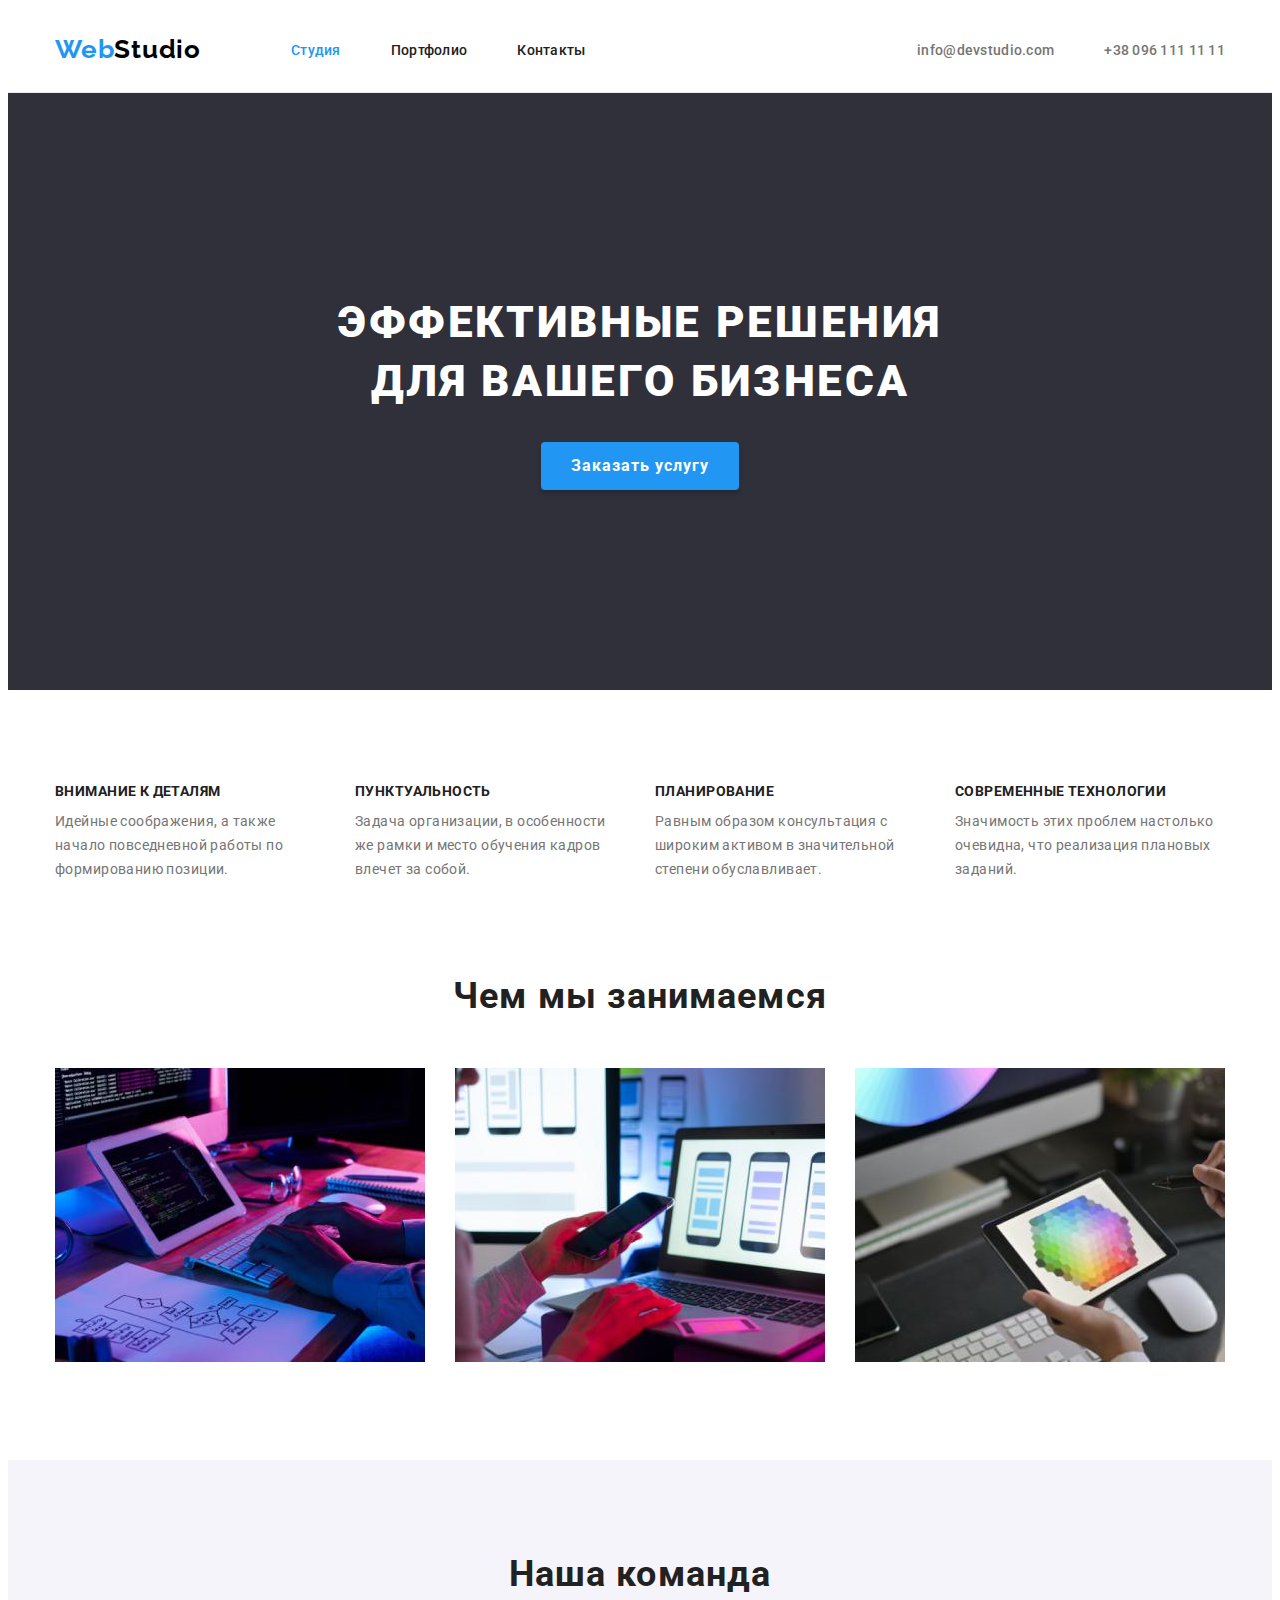
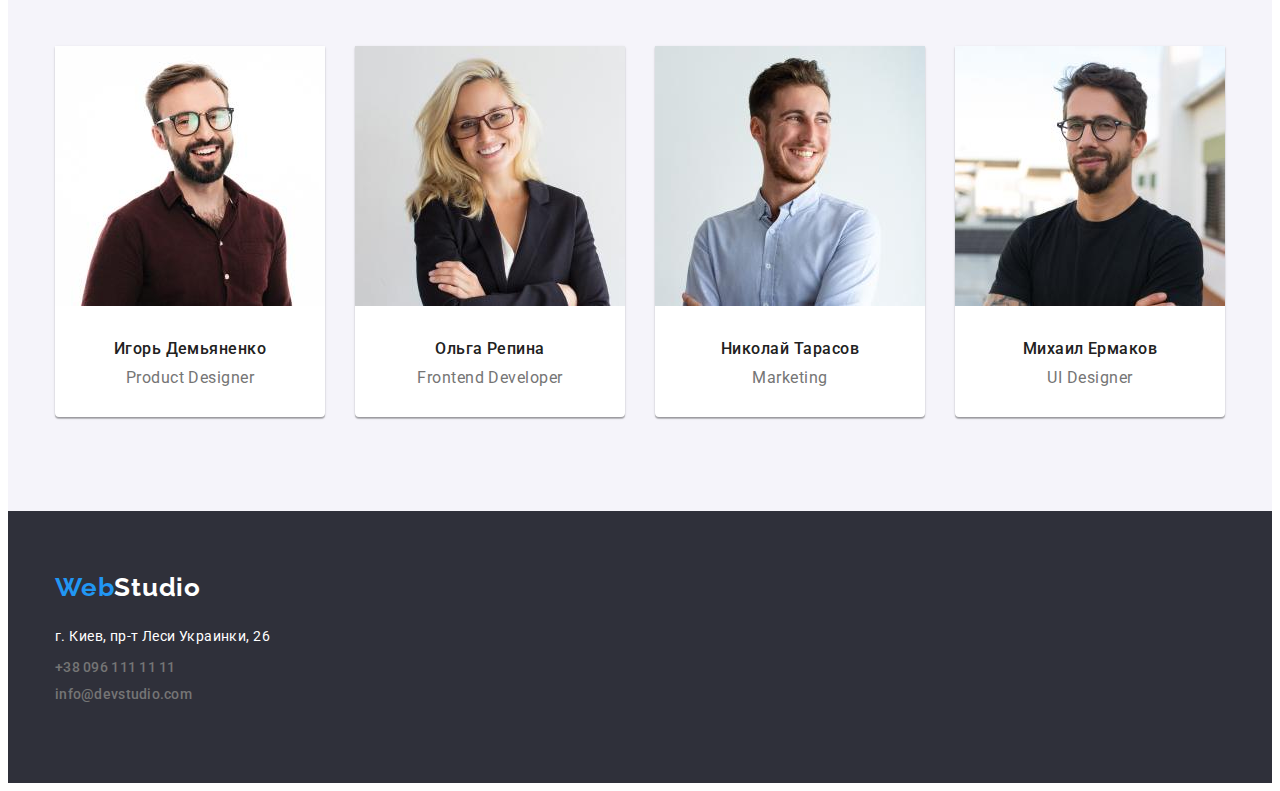
<file: index.html>
<!DOCTYPE html>
<html lang="ru">
  <head>
    <meta charset="UTF-8" />
    <meta http-equiv="X-UA-Compatible" content="IE=edge" />
    <meta name="viewport" content="width=device-width, initial-scale=1.0" />
    <link rel="preconnect" href="https://fonts.gstatic.com" />
    <link rel="preconnect" href="https://fonts.gstatic.com" />
    <link
      href="https://fonts.googleapis.com/css2?family=Raleway:wght@700&amp;family=Roboto:wght@400;500;700;900&amp;display=swap"
      rel="stylesheet"
    />
    <link rel="stylesheet" href="./css/style.css" />
    <title>WebStudio</title>
    <style></style>
  </head>
  <body>
    <header class="page-header">
      <div class="container">
        <nav class="nav">
          <a href="./" class="logo">
            <span class="logo-web">Web</span>Studio
          </a>
          <ul class="menu list">
            <li class="menu-nav">
              <a class="blue link-nav" href="./index.html">Студия </a>
            </li>
            <li class="menu-nav">
              <a class="link-nav" href="./portfolio.html">Портфолио </a>
            </li>
            <li class="menu-nav"><a class="link-nav" href="">Контакты </a></li>
          </ul>
        </nav>
        <ul class="link-list">
          <li class="manu-link">
            <a class="contact" href="mailto:info@devstudio.com"
              >info@devstudio.com</a
            >
          </li>
          <li class="manu-link tel-link">
            <a class="contact" href="tel:+380961111111">+38 096 111 11 11</a>
          </li>
        </ul>
      </div>
    </header>
    <main>
      <section class="color-section">
        <div class="container">
          <h1 class="main-title">Эффективные решения для вашего бизнеса</h1>
          <button class="button-order" type="button">Заказать услугу</button>
        </div>
      </section>
      <section class="section">
        <div class="container">
          <ul class="list-about">
            <li class="list-text list-item">
              <h3 class="our-qualities">Внимание к деталям</h3>
              <p class="text-about-us">
                Идейные соображения, а также начало повседневной работы по
                формированию позиции.
              </p>
            </li>
            <li class="list-item">
              <h3 class="our-qualities">Пунктуальность</h3>
              <p class="text-about-us">
                Задача организации, в особенности же рамки и место обучения
                кадров влечет за собой.
              </p>
            </li>

            <li class="list-item">
              <h3 class="our-qualities">Планирование</h3>
              <p class="text-about-us">
                Равным образом консультация с широким активом в значительной
                степени обуславливает.
              </p>
            </li>

            <li class="list-item">
              <h3 class="our-qualities">Современные технологии</h3>
              <p class="text-about-us">
                Значимость этих проблем настолько очевидна, что реализация
                плановых заданий.
              </p>
            </li>
          </ul>
        </div>
      </section>
      <section class="container-list">
        <div class="container">
          <h2 class="our-work">Чем мы занимаемся</h2>
          <ul class="card-set">
            <li class="iteam">
              <img
                src="./images/1.jpg"
                alt="Програмист за робочим столом"
                width="370"
              />
            </li>
            <li class="iteam">
              <img
                src="./images/2.jpg"
                alt="разработка приложений для смартфонов"
                width="370"
              />
            </li>
            <li class="iteam">
              <img
                src="./images/3.jpg"
                alt="художник веб дизайна"
                width="370"
              />
            </li>
          </ul>
        </div>
      </section>
      <section class="section background-2">
        <div class="container">
          <h2 class="team">Наша команда</h2>
          <ul class="card-set">
            <li class="background-team">
              <img
                src="./images/Demyanenko.jpg"
                alt="Product Designer"
                width="270"
              />
              <h3 class="team-name">Игорь Демьяненко</h3>
              <p class="team-prof">Product Designer</p>
            </li>
            <li class="background-team">
              <img
                src="./images/Repina.jpg"
                alt="Frontend Developer"
                width="270"
              />
              <h3 class="team-name">Ольга Репина</h3>
              <p class="team-prof">Frontend Developer</p>
            </li>
            <li class="background-team">
              <img src="./images/Tarasov.jpg" alt="Marketing" width="270" />
              <h3 class="team-name">Николай Тарасов</h3>
              <p class="team-prof">Marketing</p>
            </li>
            <li class="background-team">
              <img src="./images/Ermakov.jpg" alt="UI Designer" width="270" />
              <h3 class="team-name">Михаил Ермаков</h3>
              <p class="team-prof">UI Designer</p>
            </li>
          </ul>
        </div>
      </section>
    </main>
    <footer class="background-footer">
      <div class="container">
        <a href="./" class="logo footer-logo">
          <span class="logo-web">Web</span
          ><span class="studio-white">Studio</span>
        </a>
        <address>
          <div>
            <p class="address">г. Киев, пр-т Леси Украинки, 26</p>
          </div>
          <ul>
            <li class="contact-footer">
              <a class="contact" href="tel:+380961111111">+38 096 111 11 11</a>
            </li>
            <li class="contact-footer">
              <a class="contact" href="mailto:info@devstudio.com"
                >info@devstudio.com</a
              >
            </li>
          </ul>
        </address>
      </div>
    </footer>
  </body>
</html>
</file>
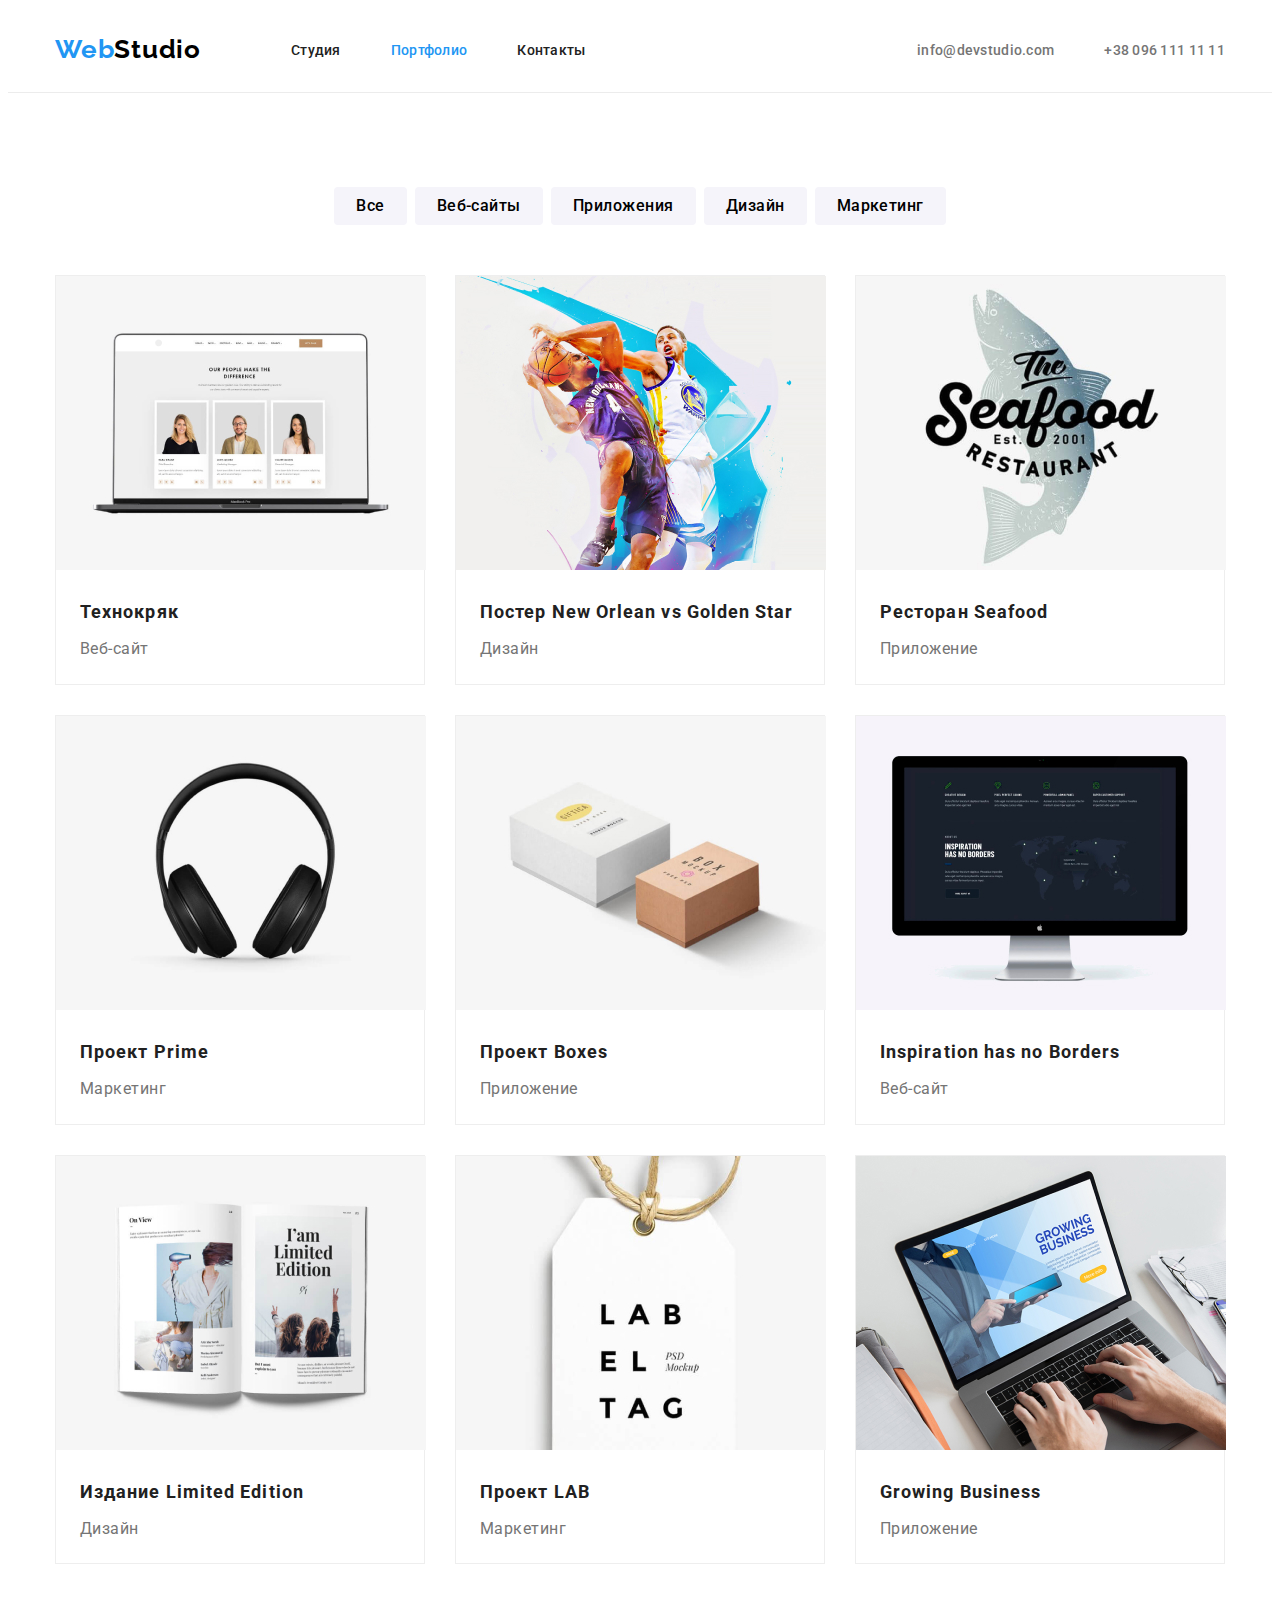
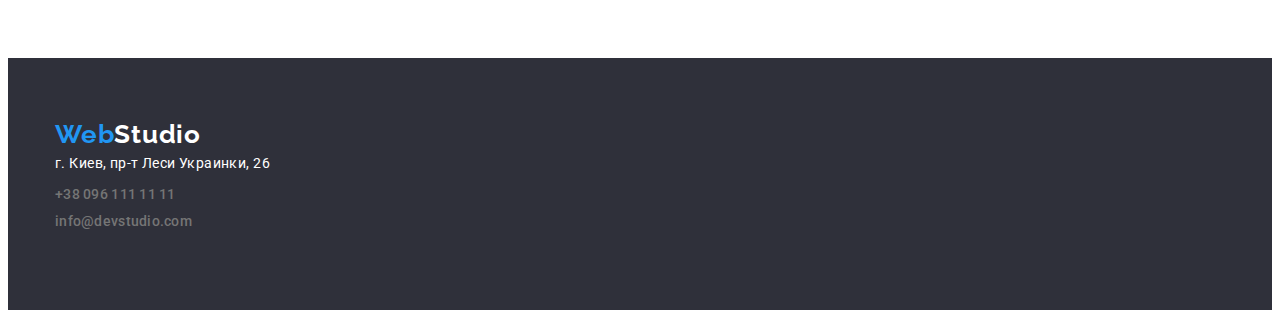
<file: portfolio.html>
<!DOCTYPE html>
<html lang="en">
<head>
    <meta charset="UTF-8">
    <meta http-equiv="X-UA-Compatible" content="IE=edge">
    <meta name="viewport" content="width=device-width, initial-scale=1.0">
    <link rel="preconnect" href="https://fonts.gstatic.com">
    <link rel="preconnect" href="https://fonts.gstatic.com">
    <link
        href="https://fonts.googleapis.com/css2?family=Raleway:wght@700&amp;family=Roboto:wght@400;500;700;900&amp;display=swap"
        rel="stylesheet">
    <link rel="stylesheet" href="./css/style.css">
    <title>Document</title>
</head>
<body>
    <header class="page-header">
        <div class="container">
            <nav class="nav">
                <a href="./" class="logo">
                    <span class="logo-web">Web</span>Studio
                </a>
                <ul class="menu list">
                    <li class="menu-nav"><a class="link-nav" href="./index.html">Студия </a></li>
                    <li class="menu-nav"><a class="link-nav blue" href="./portfolio.html">Портфолио </a></li>
                    <li class="menu-nav"><a class="link-nav" href="">Контакты </a></li>
                </ul>
            </nav>
            <ul class="link-list">
                <li class="manu-link"><a class="contact" href="mailto:info@devstudio.com">info@devstudio.com</a></li>
                <li class="manu-link tel-link"><a class="contact" href="tel:+380961111111">+38 096 111 11 11</a></li>
            </ul>
        </div>
    </header>
    <main>
        <section class="list-button">
            <div class="container">
                <ul class="button-list">
                    <li class="button-item"><button class="button-select">Все</button></li>
                    <li class="button-item"><button class="button-select">Веб-сайты</button></li>
                    <li class="button-item"><button class="button-select">Приложения</button></li>
                    <li class="button-item"><button class="button-select">Дизайн</button></li>
                    <li class="button-item"><button class="button-select">Маркетинг</button></li>
                </ul>
            
                <ul class="list-offers">
                    <li class="project">
                        <a href="list-offers">
                            <img src="./images/portfolio/img.jpg" alt="Веб-сайт" width="370">
                            <div class="div">
                            <h3 class="name-project" >Технокряк</h3>
                            <p class="category" >Веб-сайт</p>
                            </div>
                        </a>
                    </li>
                    <li class="project">
                        <a href="list-offers">
                            <img src="./images/portfolio/img-1.jpg"
                            alt="Дизайн" width="370">
                            <div class="div">
                            <h3 class="name-project" >Постер New Orlean vs Golden Star</h3>
                            <p class="category" >Дизайн</p>
                            </div>
                        </a>
                    </li>
                    <li class="project">
                        <a href="list-offerslist-offers">
                            <img src="./images/portfolio/img-2.jpg"
                            alt="Приложение" width="370">
                            <div class="div">
                            <h3 class="name-project" >Ресторан Seafood</h3>
                            <p class="category" >Приложение</p>
                            </div>
                        </a>
                    </li>
                    <li class="project">
                        <a href="list-offers">
                            <img src="./images/portfolio/img-3.jpg"
                            alt="Маркетинг" width="370">
                            <div class="div">
                            <h3 class="name-project" >Проект Prime</h3>
                            <p class="category" >Маркетинг</p>
                            </div>
                        </a>
                    </li>
                    <li class="project">
                        <a href="list-offers">
                            <img src="./images/portfolio/img-4.jpg"
                            alt="Приложение" width="370">
                            <div class="div">
                            <h3 class="name-project" >Проект Boxes</h3>
                            <p class="category" >Приложение</p>
                            </div>
                        </a>
                    </li>
                    <li class="project">
                        <a href="list-offers">
                            <img src="./images/portfolio/img-5.jpg"
                            alt="Веб-сайт" width="370">
                            <div class="div">
                            <h3 class="name-project" >Inspiration has no Borders</h3>
                            <p class="category" >Веб-сайт</p>
                            </div>
                        </a>
                    </li>
                    <li class="project">
                        <a href="list-offers">
                            <img src="./images/portfolio/img-6.jpg"
                            alt="Дизайн" width="370">
                            <div class="div">
                            <h3 class="name-project" >Издание Limited Edition</h3>
                            <p class="category" >Дизайн</p>
                            </div>
                        </a>
                    </li>
                    <li class="project">
                        <a href="list-offers">
                            <img src="./images/portfolio/img-7.jpg"
                            alt="Маркетинг" width="370">
                            <div class="div">
                            <h3 class="name-project" >Проект LAB</h3>
                            <p class="category" >Маркетинг</p>
                            </div>
                        </a>
                    </li>
                    <li class="project">
                        <a href="list-offers">
                            <img src="./images/portfolio/img-8.jpg"
                            alt="Приложение" width="370">
                            <div class="div">
                            <h3 class="name-project" >Growing Business</h3>
                            <p class="category" >Приложение</p>
                            </div>
                        </a>
                    </li>
                </ul>
            </div>
        </section>
    </main>

    <footer class="background-footer">
        <div class="container">
            <a href="./" class="logo">
                <span class="logo-web">Web</span><span class="studio-white">Studio</span>
            </a>
            <address>
                <p class="address">г. Киев, пр-т Леси Украинки, 26</p>
                <ul>
                    <li class="contact-footer"><a class=" contact" href="tel:+380961111111">+38 096 111 11 11</a></li>
                    <li class="contact-footer"><a class="contact" href="mailto:info@devstudio.com">info@devstudio.com</a>
                    </li>
                </ul>
            </address>
        </div>
    </footer>

</body>
</html>
</file>
<file: css/style.css>
*,
*::before,
*::after {
  box-sizing: border-box;
}
:root {
  --color-text: #757575;
  --color-hover: #2196f3;
  --color-title: #212121;
  --font: "Roboto", sans-serif;
  --background: #2f303a;
  --background-2: #f5f4fa;
  --background-team: white;
  --border-bottom: #ececec;
  --white: white;
  --border: #eeeeee;
}
a {
  text-decoration: none;
}
ul {
  list-style: none;
  margin-top: 0;
  margin-bottom: 0;
  padding: 0;
}
h1,
h2,
h3,
p {
  margin-top: 0;
  margin-bottom: 0;
}
.logo-web {
  color: var(--color-hover);
}
.logo {
  font-family: "Raleway", sans-serif;
  font-weight: 700;
  text-decoration: none;
  font-size: 26px;
  line-height: 1.3;
  letter-spacing: 0.03em;
  color: black;
  margin-right: 90px;
}
.nav {
  display: flex;
  align-items: center;
}
.page-header .container {
  display: flex;
  align-items: center;
  justify-content: space-between;
}
.page-header {
  padding-top: 25px;
  padding-bottom: 25px;
  align-items: center;
  border-bottom: 1px solid var(--border-bottom);
}

.container {
  width: 1200px;
  padding-left: 15px;
  padding-right: 15px;
  margin-left: auto;
  margin-right: auto;
}

.menu {
  display: inline-flex;
  padding-left: 0;
  margin: 0;
  align-items: center;
}

.menu-nav:not(:last-child) {
  margin-right: 50px;
}
.link-list {
  display: inline-flex;
  margin: 0;
  padding-left: 0;
}
.manu-link {
  margin-right: 50px;
}
.tel-link {
  margin: 0;
}
.section {
  padding-top: 94px;
  padding-bottom: 94px;
}

.link-nav {
  font-family: var(--font);
  font-style: normal;
  font-weight: 500;
  font-size: 14px;
  line-height: 1.14;
  letter-spacing: 0.02em;
  color: var(--color-title);
}
.blue {
  color: var(--color-hover);
}
.link-nav:hover {
  color: var(--color-hover);
}
.contact {
  font-family: var(--font);
  color: var(--color-text);
  font-style: normal;
  font-weight: 500;
  font-size: 14px;
  line-height: 1.14;
  letter-spacing: 0.02em;
}
.contact:hover {
  color: var(--color-hover);
}
.color-section {
  background-color: var(--background);
  padding-top: 200px;
  padding-bottom: 200px;
}

.main-title {
  font-family: var(--font);
  color: var(--white);
  font-style: normal;
  font-weight: 900;
  font-size: 44px;
  line-height: 1.35;
  text-align: center;
  letter-spacing: 0.06em;
  text-transform: uppercase;
  width: 696px;
  margin-left: auto;
  margin-right: auto;
}
.button-order {
  background: var(--color-hover);
  font-family: var(--font);
  color: var(--white);
  font-style: normal;
  font-weight: 700;
  font-size: 16px;
  line-height: 1.8;
  align-items: center;
  text-align: center;
  letter-spacing: 0.06em;
  display: block;
  margin-right: auto;
  margin-left: auto;
  margin-top: 30px;
  padding: 10px 30px 10px 30px;
  border: none;
  box-shadow: 0px 4px 4px rgba(0, 0, 0, 0.15);
  border-radius: 4px;
}
.list-about {
  display: flex;
  justify-content: space-between;
}
.list-item:not(:last-child) {
  margin-right: 30px;
}
.our-qualities {
  font-family: var(--font);
  color: var(--color-title);
  font-style: normal;
  font-weight: 700;
  font-size: 14px;
  line-height: 1.14;
  letter-spacing: 0.03em;
  text-transform: uppercase;
  margin-bottom: 10px;
}

.text-about-us {
  font-family: var(--font);
  color: var(--color-text);
  font-style: normal;
  font-weight: 400;
  font-size: 14px;
  line-height: 1.71;
  letter-spacing: 0.03em;
  width: 270px;
}
.our-work {
  font-family: var(--font);
  color: var(--color-title);
  font-style: normal;
  font-weight: 700;
  font-size: 36px;
  line-height: 1.16;
  text-align: center;
  letter-spacing: 0.03em;
  margin-bottom: 50px;
}
.team {
  font-family: var(--font);
  color: var(--color-title);
  font-style: normal;
  font-weight: bold;
  font-size: 36px;
  line-height: 1.16;
  text-align: center;
  letter-spacing: 0.03em;
  margin-bottom: 50px;
}
.iteam:not(:first-child) {
  margin-left: 30px;
}

.container-list {
  padding-bottom: 94px;
}

.card-set {
  display: flex;
  flex-wrap: wrap;
  padding-left: 0;
}
.team-name {
  font-family: var(--font);
  color: var(--color-title);
  font-style: normal;
  font-weight: 500;
  font-size: 16px;
  line-height: 1.18;
  letter-spacing: 0.03em;
  text-align: center;
  margin-top: 30px;
  margin-bottom: 10px;
}
.team-prof {
  font-family: var(--font);
  color: var(--color-text);
  font-style: normal;
  font-weight: normal;
  font-size: 16px;
  line-height: 1.18;
  letter-spacing: 0.03em;
  text-align: center;
  margin-top: 10px;
  padding-bottom: 30px;
}
.background-2 {
  background: var(--background-2);
}
.background-team:not(:last-child) {
  margin-right: 30px;
}
.background-team {
  background: var(--background-team);
  box-shadow: 0px 1px 3px rgba(0, 0, 0, 0.12), 0px 1px 1px rgba(0, 0, 0, 0.14),
    0px 2px 1px rgba(0, 0, 0, 0.2);
  border-radius: 0px 0px 4px 4px;
}
.background-footer {
  background: var(--background);
  padding-top: 60px;
  padding-bottom: 60px;
}
.address {
  font-family: var(--font);
  font-style: normal;
  font-weight: normal;
  font-size: 14px;
  line-height: 1.71;
  letter-spacing: 0.03em;
  color: var(--white);
}

.studio-white {
  color: var(--white);
}
.button-select {
  font-family: var(--font);
  columns: var(--color-title);
  font-style: normal;
  font-weight: 500;
  font-size: 16px;
  line-height: 1.62;
  text-align: center;
  letter-spacing: 0.03em;
  background: var(--background-2);
  padding: 6px 22px;
  border: none;
  border-radius: 4px;
}
.button-select:hover {
  background: var(--color-hover);
  color: var(--white);
}
.button-list {
  display: flex;
  justify-content: center;
  margin-bottom: 50px;
}
.button-item:not(:last-child) {
  margin-right: 8px;
}
.list-button {
  padding: 94px 0px 94px 0px;
}
.name-project {
  font-family: var(--font);
  color: var(--color-title);
  font-style: normal;
  font-weight: 700;
  font-size: 18px;
  line-height: 2;
  letter-spacing: 0.06em;
}
.div {
  padding: 20px 0px 20px 24px;
}
.project {
  margin: 15px;
  width: 370px;
  border: 1px solid var(--border);
}
.contact-footer {
  margin-top: 9px;
}

.category {
  font-family: var(--font);
  color: var(--color-text);
  font-style: normal;
  font-weight: 400;
  font-size: 16px;
  line-height: 1.87;
  letter-spacing: 0.03em;
  margin-top: 4px;
}

.list-offers {
  display: flex;
  flex-wrap: wrap;
  margin: -15px;
}
address {
  margin-bottom: 20px;
}
.footer-logo {
  margin-bottom: 20px;
  display: block;
}
</file>
